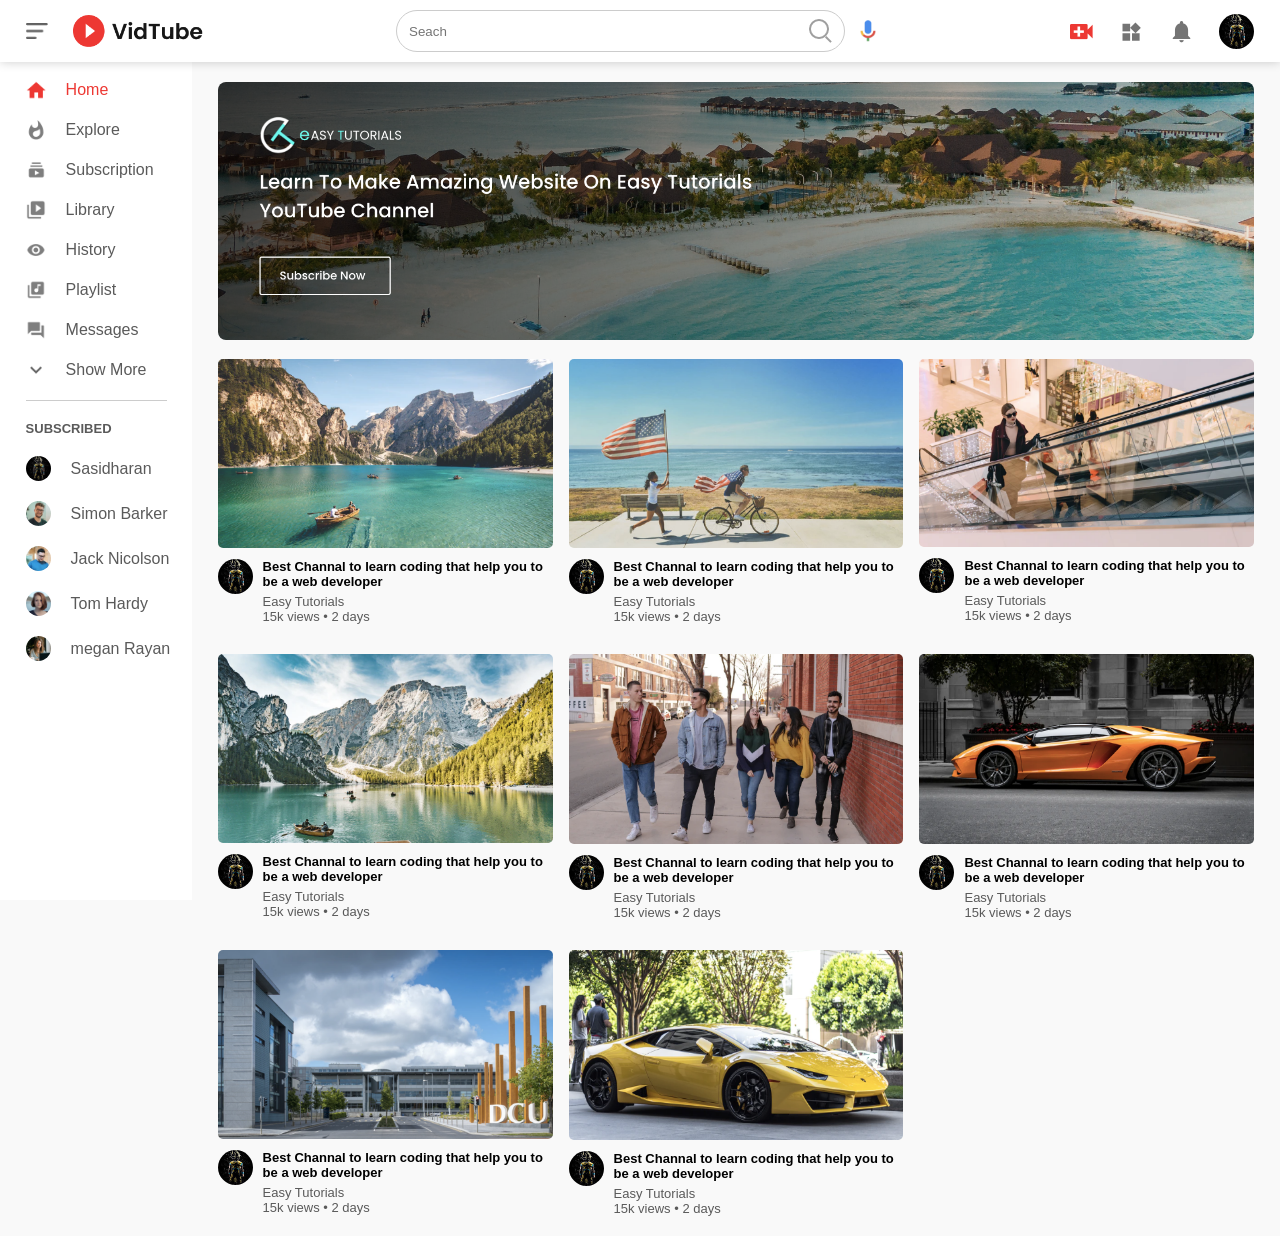
<file: index.html>
<!DOCTYPE html>
<html lang="en">
<head>
    <meta charset="UTF-8">
    <meta name="viewport" content="width=device-width, initial-scale=1.0">
    <title>VIDTUBE-CLONE</title>
    <link rel="stylesheet" href="style.css">
</head>
<body>
    <nav class="felx-div">
        <div class="nav-left felx-div">
            <img src="images/menu.png" class="menu-icon">
            <img src="images/logo.png" class="logo">
        </div>
        <div class="nav-middle felx-div">
            <div class="search-box felx-div">
                <input type="text" placeholder="Seach">
                <img src="images/search.png" >
            </div>
             <img src="images/voice-search.png"  class="mic-icon">

        </div>
        <div class="nav-right felx-div" >
            <img src="images/upload.png">
            <img src="images/more.png">
            <img src="images/notification.png">
            <img src="images/profile.jpg" class="user-icon">
        </div>
    </nav>

    <!------------------------------sidebar------------------------->
    <div class="sidebar">
        <div class="shortcut-links">
            <a href=""><img src="images/home.png"><p>Home</p></a>
            <a href=""><img src="images/explore.png"><p>Explore</p></a>
            <a href=""><img src="images/subscriprion.png"><p>Subscription</p></a>
            <a href=""><img src="images/library.png"><p>Library</p></a>
            <a href=""><img src="images/history.png"><p>History</p></a>
            <a href=""><img src="images/playlist.png"><p>Playlist</p></a>
            <a href=""><img src="images/messages.png"><p>Messages</p></a>
            <a href=""><img src="images/show-more.png"><p>Show More</p></a>
            <hr>
        </div>
        <div class="subscribed-list">
            <h3>SUBSCRIBED</h3>
            <a href=""><img src="images/profile.jpg"> <p>Sasidharan</p></a>
            <a href=""><img src="images/simon.png"> <p>Simon Barker</p></a>
            <a href=""><img src="images/tom.png"> <p>Jack Nicolson</p></a>
            <a href=""><img src="images/megan.png"> <p>Tom Hardy</p></a>
            <a href=""><img src="images/cameron.png"> <p>megan Rayan</p></a>
        </div>
    </div>
<!---------------------------------main------------------------------------------------------------------->



<div class="container">
    <div class="banner">
        <img src="images/banner.png">
    </div>
    <div class="list-container">
        <div class="vid-list">
            <a href="playvedio.html"   > <img src="images//thumbnail1.png" class="thumbnail"></a>
        
            <div class="felx-div">
                <img src="images/profile.jpg" >
                <div class="vid-info">
                    <a href="playvedio.html">Best Channal to learn coding that help you to be a web developer</a>
                    <p>Easy Tutorials</p>
                    <p>15k views &bull; 2 days</p>
                </div>
            </div>
        </div>
        <div class="vid-list">
            <a href=""   > <img src="images//thumbnail2.png" class="thumbnail"></a>
        
            <div class="felx-div">
                <img src="images/profile.jpg" >
                <div class="vid-info">
                    <a href="">Best Channal to learn coding that help you to be a web developer</a>
                    <p>Easy Tutorials</p>
                    <p>15k views &bull; 2 days</p>
                </div>
            </div>
        </div>
        <div class="vid-list">
            <a href=""   > <img src="images//thumbnail3.png" class="thumbnail"></a>
        
            <div class="felx-div">
                <img src="images/profile.jpg" >
                <div class="vid-info">
                    <a href="">Best Channal to learn coding that help you to be a web developer</a>
                    <p>Easy Tutorials</p>
                    <p>15k views &bull; 2 days</p>
                </div>
            </div>
        </div>
        <div class="vid-list">
            <a href=""   > <img src="images//thumbnail4.png" class="thumbnail"></a>
        
            <div class="felx-div">
                <img src="images/profile.jpg" >
                <div class="vid-info">
                    <a href="">Best Channal to learn coding that help you to be a web developer</a>
                    <p>Easy Tutorials</p>
                    <p>15k views &bull; 2 days</p>
                </div>
            </div>
        </div>
        <div class="vid-list">
            <a href=""   > <img src="images//thumbnail5.png" class="thumbnail"></a>
        
            <div class="felx-div">
                <img src="images/profile.jpg" >
                <div class="vid-info">
                    <a href="">Best Channal to learn coding that help you to be a web developer</a>
                    <p>Easy Tutorials</p>
                    <p>15k views &bull; 2 days</p>
                </div>
            </div>
        </div>
        <div class="vid-list">
            <a href=""   > <img src="images//thumbnail6.png" class="thumbnail"></a>
        
            <div class="felx-div">
                <img src="images/profile.jpg" >
                <div class="vid-info">
                    <a href="">Best Channal to learn coding that help you to be a web developer</a>
                    <p>Easy Tutorials</p>
                    <p>15k views &bull; 2 days</p>
                </div>
            </div>
        </div>
        <div class="vid-list">
            <a href=""   > <img src="images//thumbnail7.png" class="thumbnail"></a>
        
            <div class="felx-div">
                <img src="images/profile.jpg" >
                <div class="vid-info">
                    <a href="">Best Channal to learn coding that help you to be a web developer</a>
                    <p>Easy Tutorials</p>
                    <p>15k views &bull; 2 days</p>
                </div>
            </div>
        </div>
        <div class="vid-list">
            <a href=""   > <img src="images//thumbnail8.png" class="thumbnail"></a>
        
            <div class="felx-div">
                <img src="images/profile.jpg" >
                <div class="vid-info">
                    <a href="">Best Channal to learn coding that help you to be a web developer</a>
                    <p>Easy Tutorials</p>
                    <p>15k views &bull; 2 days</p>
                </div>
            </div>
        </div>
    </div>
</div>









    <script src="script.js"></script>
</body>
</html>
</file>
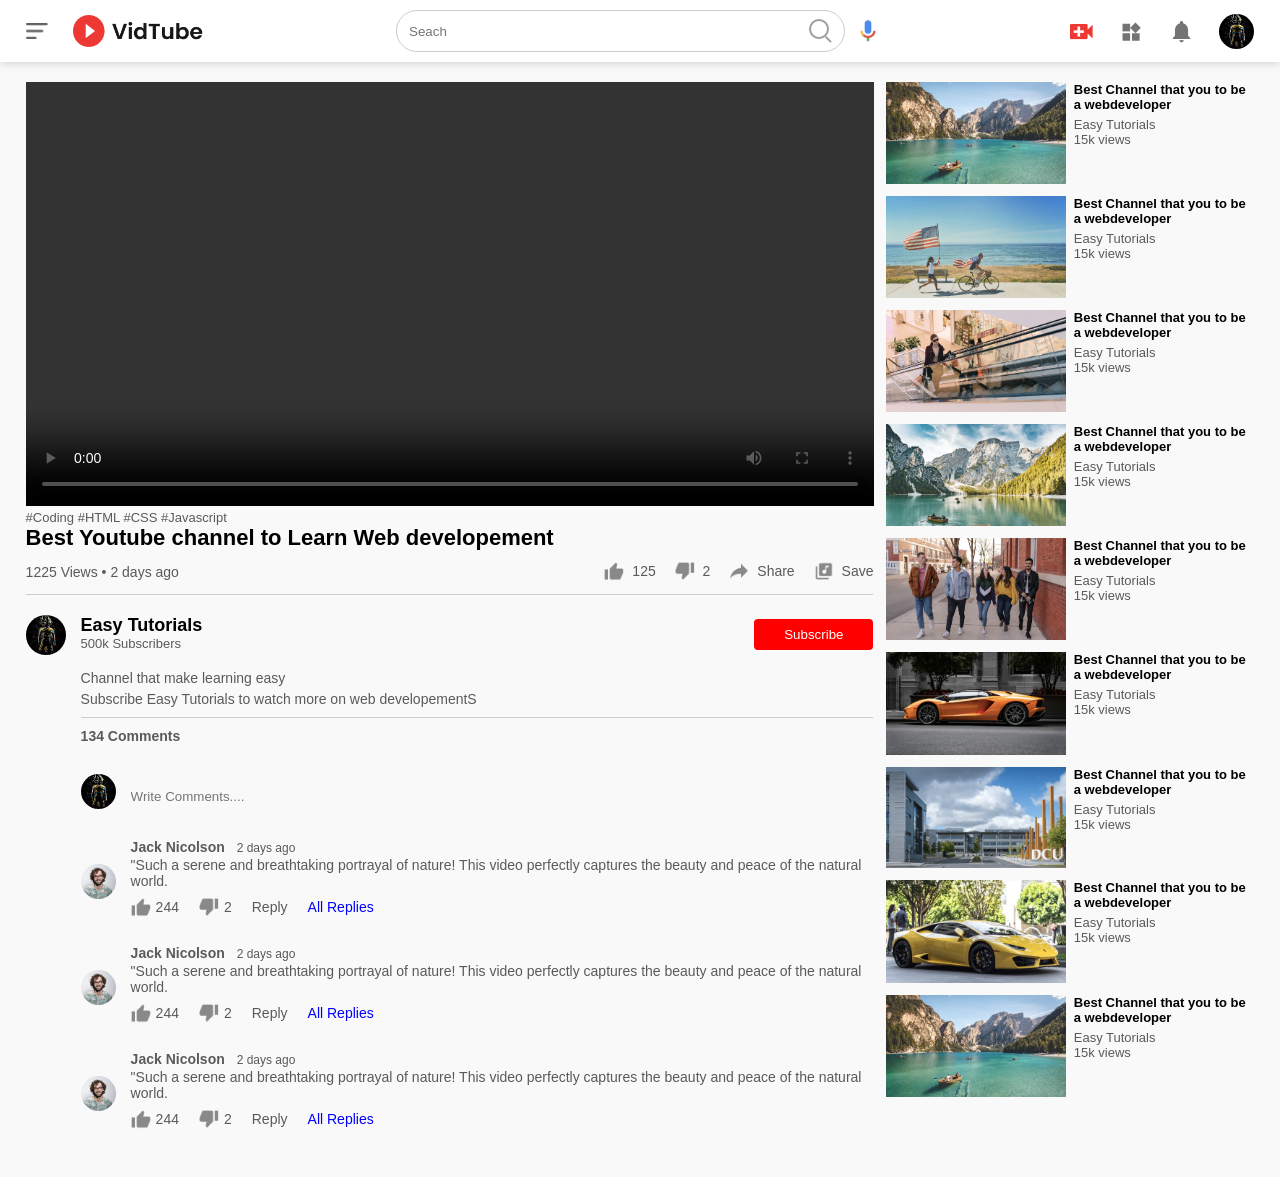
<file: playvedio.html>
<!DOCTYPE html>
<html lang="en">
<head>
    <meta charset="UTF-8">
    <meta name="viewport" content="width=device-width, initial-scale=1.0">
    <title>Play Vedio</title>
    <link rel="stylesheet" href="style.css">
</head>
<body>
    <nav class="felx-div">
        <div class="nav-left felx-div">
            <img src="images/menu.png" class="menu-icon">
            <img src="images/logo.png" class="logo">
        </div>
        <div class="nav-middle felx-div">
            <div class="search-box felx-div">
                <input type="text" placeholder="Seach">
                <img src="images/search.png" >
            </div>
             <img src="images/voice-search.png"  class="mic-icon">

        </div>
        <div class="nav-right felx-div" >
            <img src="images/upload.png">
            <img src="images/more.png">
            <img src="images/notification.png">
            <img src="images/profile.jpg" class="user-icon">
        </div>
    </nav>

<div class="container play-container">
    <div class="row">
        <div class="play-vedio">
            <video controls autoplay>
                <source src="images/video.mp4" type="video/mp4">
            </video>
            <div class="tags">
                <a href="">#Coding</a>
                <a href="">#HTML</a>
                <a href="">#CSS</a>
                <a href="">#Javascript</a>
            </div>
            <h3>Best Youtube channel to Learn Web developement</h3>
            <div class="play-vedio-info">
                <p>1225 Views &bull; 2 days ago</p>
                <div>
                    <a href=""><img src="images/like.png">125</a>
                    <a href=""><img src="images/dislike.png">2</a>
                    <a href=""><img src="images/share.png">Share</a>
                    <a href=""><img src="images/save.png">Save</a>
                </div>
            </div>
            <hr>
            <div class="publisher">
                <img src="images/profile.jpg" >
                <div>
                    <p>
                        Easy Tutorials
                    </p>
                    <span>500k Subscribers</span>
                </div>
                <button type="button">Subscribe</button>
            </div>
            <div class="vid-description">
                <p>Channel that make learning easy</p>
                <p>Subscribe Easy Tutorials to watch more on web developementS</p>
                <hr>
                <h4>134 Comments</h4>
                <div class="add-comment">
                    <img src="images/profile.jpg" >
                    <input type="text" placeholder="Write Comments....">
                </div>
                <div class="old-comment">
                    <img src="images/Jack.png" >
                    <div>
                        <h3>Jack Nicolson <span>2 days ago</span></h3>
                        <p>

                            "Such a serene and breathtaking portrayal of nature! This video perfectly captures the beauty and peace of the natural world.</p>
                            <div class="comment-action">
                                <img src="images/like.png" >
                                <span>244</span>
                                <img src="images/dislike.png" >
                                <span>2</span>
                                <span>Reply</span>
                                <a href="">All Replies</a>
                            </div>
                    </div>
                </div>
                <div class="old-comment">
                    <img src="images/Jack.png" >
                    <div>
                        <h3>Jack Nicolson <span>2 days ago</span></h3>
                        <p>

                            "Such a serene and breathtaking portrayal of nature! This video perfectly captures the beauty and peace of the natural world.</p>
                            <div class="comment-action">
                                <img src="images/like.png" >
                                <span>244</span>
                                <img src="images/dislike.png" >
                                <span>2</span>
                                <span>Reply</span>
                                <a href="">All Replies</a>
                            </div>
                    </div>
                </div>
                <div class="old-comment">
                    <img src="images/Jack.png" >
                    <div>
                        <h3>Jack Nicolson <span>2 days ago</span></h3>
                        <p>

                            "Such a serene and breathtaking portrayal of nature! This video perfectly captures the beauty and peace of the natural world.</p>
                            <div class="comment-action">
                                <img src="images/like.png" >
                                <span>244</span>
                                <img src="images/dislike.png" >
                                <span>2</span>
                                <span>Reply</span>
                                <a href="">All Replies</a>
                            </div>
                    </div>
                </div>
                
            </div>
            
        </div>
        <div class="right-sidebar">
            <div class="side-vedio-list">
               <a href="" class="small-thumbnail"><img src="images/thumbnail1.png"></a>
                
                <div class="vid-info">
                    <a href="">Best Channel that you to be a webdeveloper</a>
                    <p>Easy Tutorials</p>
                    <p>15k views </p>

                </div>
            </div>
            <div class="right-sidebar">
                <div class="side-vedio-list">
                   <a href="" class="small-thumbnail"><img src="images/thumbnail2.png"></a>
                    
                    <div class="vid-info">
                        <a href="">Best Channel that you to be a webdeveloper</a>
                        <p>Easy Tutorials</p>
                        <p>15k views </p>
    
                    </div>
                </div>
                <div class="right-sidebar">
                    <div class="side-vedio-list">
                       <a href="" class="small-thumbnail"><img src="images/thumbnail3.png"></a>
                        
                        <div class="vid-info">
                            <a href="">Best Channel that you to be a webdeveloper</a>
                            <p>Easy Tutorials</p>
                            <p>15k views </p>
        
                        </div>
                    </div>
                    <div class="right-sidebar">
                        <div class="side-vedio-list">
                           <a href="" class="small-thumbnail"><img src="images/thumbnail4.png"></a>
                            
                            <div class="vid-info">
                                <a href="">Best Channel that you to be a webdeveloper</a>
                                <p>Easy Tutorials</p>
                                <p>15k views </p>
            
                            </div>
                        </div>
                        <div class="right-sidebar">
                            <div class="side-vedio-list">
                               <a href="" class="small-thumbnail"><img src="images/thumbnail5.png"></a>
                                
                                <div class="vid-info">
                                    <a href="">Best Channel that you to be a webdeveloper</a>
                                    <p>Easy Tutorials</p>
                                    <p>15k views </p>
                
                                </div>
                            </div>
                            <div class="right-sidebar">
                                <div class="side-vedio-list">
                                   <a href="" class="small-thumbnail"><img src="images/thumbnail6.png"></a>
                                    
                                    <div class="vid-info">
                                        <a href="">Best Channel that you to be a webdeveloper</a>
                                        <p>Easy Tutorials</p>
                                        <p>15k views </p>
                    
                                    </div>
                                </div> <div class="right-sidebar">
                                    <div class="side-vedio-list">
                                       <a href="" class="small-thumbnail"><img src="images/thumbnail7.png"></a>
                                        
                                        <div class="vid-info">
                                            <a href="">Best Channel that you to be a webdeveloper</a>
                                            <p>Easy Tutorials</p>
                                            <p>15k views </p>
                        
                                        </div>
                                    </div> <div class="right-sidebar">
                                        <div class="side-vedio-list">
                                           <a href="" class="small-thumbnail"><img src="images/thumbnail8.png"></a>
                                            
                                            <div class="vid-info">
                                                <a href="">Best Channel that you to be a webdeveloper</a>
                                                <p>Easy Tutorials</p>
                                                <p>15k views </p>
                            
                                            </div>
                                        </div> <div class="right-sidebar">
                                            <div class="side-vedio-list">
                                               <a href="" class="small-thumbnail"><img src="images/thumbnail1.png"></a>
                                                
                                                <div class="vid-info">
                                                    <a href="">Best Channel that you to be a webdeveloper</a>
                                                    <p>Easy Tutorials</p>
                                                    <p>15k views </p>
                                
                                                </div>
                                            </div>
        </div>
    </div>








    
</body>
</html>
</file>
<file: style.css>
*{
    margin:0;
    padding: 0;
    font-family: 'poppins',sans-serif;
    box-sizing: border-box;

}
a{
    text-decoration:none;
    color: #5a5a5a;
}
img{
    cursor: pointer;
}
.felx-div{
    display: flex;
    align-items: center;
}
nav{
    padding: 10px 2%;
    justify-content: space-between;
    box-shadow: 0 0 10px rgba(0,0,0,0.2);
    background:#fff ;
    position: sticky;
    top:0;
    z-index: 10;

}
.nav-right img{
    width: 25px;
    margin-right: 25px;

}
.nav-right .user-icon{
    width: 35px;
    border-radius:50% ;
    margin-right: 0;

}
.nav-left .menu-icon{
    width: 22px;
    margin-right: 25px;

}
.nav-left .logo{
    width: 130px;

}
.nav-middle .mic-icon{
    width: 16px;
}
.nav-middle .search-box  {
    border: 1px solid #ccc;
    margin-right: 15px;
    padding: 8px 12px;
    border-radius: 25px;
}
.nav-middle .search-box input{
    width: 400px;
    border: 0;
    outline: 0;
    background:transparent;
}
/*--------------------------------sidebar-------------------------------------*/
.sidebar{
    background: #fff;
    width: 15%;
    height: 100vh;
    position:fixed;
    top:0;
    padding-left: 2%;
    padding-top: 80px;

}    
.shortcut-links a img{
    width: 20px;
    margin-right: 20px;
}
.shortcut-links a{
    display: flex;
    align-items: center;
    margin-bottom: 20px;
    width: fit-content;
    flex-wrap: wrap;


 } 
.shortcut-links a:first-child{
    color: #ed3833;
}
.sidebar hr {
    border:0;
    height:1px;
    background:#ccc;
    width: 85%;
    
}
.subscribed-list h3{
    font-size: 13px;
    margin:20px 0;
    color: #5a5a5a;
}
.subscribed-list a{
display: flex;
align-items: center;
margin-bottom: 20px;
width: fit-content;
flex-wrap: wrap;
}
.subscribed-list a img{
    width: 25px;
    border-radius: 50%;
    margin-right: 20px;
}
.small-sidebar{
    width: 5%;

}
.small-sidebar a p{
    display: none;
}
.small-sidebar h3{
    display: none;
}
.small-sidebar hr{
    width: 50%;
    margin-bottom: 25px;
}
/*--------------------main----------------------------*/
.container{
background: #f9f9f9;
padding-left: 17%;
padding-right: 2%;
padding-top: 20px;
padding-bottom: 20px;
}
.large-container{
    padding-left: 7%;


}
.banner{
    width: 100%;
}
.banner img {
    width: 100%;
    border-radius: 8px;

}
.list-container{
    display: grid;
    grid-template-columns: repeat(auto-fit,minmax(250px,1fr));
    grid-column-gap :16px; 
    grid-row-gap:30px;
    margin-top: 15px;

}
.vid-list  .thumbnail {
    width: 100%;
    border-radius: 5px;

    
}
.vid-list .felx-div{
    align-items: flex-start;
    margin-top: 7px;

}
.vid-list .felx-div img{
    width: 35px;
    margin-right :10px; ;
    border-radius: 50%;
}
.vid-info{
    color: #5a5a5a;
    font-size: 13px;
}
.vid-info a{
    color: #000;
    font-weight: 600;
    display: block;
    margin-bottom: 5px;
}
@media (max-width:900px) {
    .menu-icon{
        display: none;

    }
    .sidebar{
        display: none;
    }
    .container, .large-container{
        padding-left: 5%;
        padding-right: 5%;

    }
    .nav-right img{
        display: none;
    }
  
    .nav-right .user-icon{
        display: block;
        width: 30px;
    }
    .nav-middle .search-box input{
        width: 100px;
    }
    .nav-middle .mic-icon{
        display:none;
    }
    .logo{
        width: 90px;
    }
}

/*---------------------------play vedio page --------------------------*/
.play-container{
    padding-left: 2%;
}
.row{
    display: flex;
    justify-content: space-between;
    flex-wrap: wrap;
}
.play-vedio{
    flex-basis: 69%;

}
.right-sidebar{
    flex-basis: 30%;
}
.play-vedio video{
    width: 100%;
}
.side-vedio-list{
    display: flex;
    justify-content: space-between;
    margin-bottom: 8px;

}
.side-vedio-list img{
    width: 100%;
}
.side-vedio-list .small-thumbnail{
    flex-basis: 49%;

}
.side-vedio-list .vid-info{
    flex-basis: 49%;
}
 .play-vedio .tags{
    color: #0000ff;
    font-size: 13px;
 }
 .play-vedio h3{
    font-size: 22px;
    font-weight: 600;
 }
 .play-vedio .play-vedio-info{
    display:flex;
    align-items: center;
    justify-content: space-between;
    flex-wrap: wrap;
    margin-top: 10px;
    font-size: 14px;
    color: #5a5a5a;

 }
 .play-vedio .play-vedio-info a img{
    width:  20px;
    margin-right: 8px;
 }
 .play-vedio .play-vedio-info a {
    display: inline-flex;
    align-items: center;
    margin-left: 15px;

     
 }
 .play-vedio hr{
    border: 0;
    height: 1px;
    background: #ccc;
    margin: 10px 0;

 }
 .publisher{
    display: flex;
    align-items: center;
    margin-top: 20px ; 
 }
 .publisher div{
    flex: 1;
    line-height: 18px;
 }
 .publisher img{
    width: 40px;
    border-radius: 50%;
    margin-right: 15px;
 }
 .publisher div p{
    color: 000;
    font-weight: 600;
    font-size:18px ;
 }
 .publisher div span{
    font-size: 13px;
    color: #5a5a5a;
 }
 .publisher button{
    background: red;
    color: #fff;
    padding:8px 30px;
    border: 0;
    outline: 0;
    border-radius: 4px;
    cursor: pointer;
 }
 .vid-description{
    padding-left: 55px;
    margin: 15px 0; }
.vid-description p{
    font-size: 14px;
    margin-bottom: 5px;
    color:#5a5a5a ;}
    .vid-description{
        font-size: 14px;
        color: #5a5a5a;
        margin-top: 15px;
    }
    .add-comment{
        display: flex;
        align-items: center;
        margin: 30px 0;
    }
    .add-comment img{
        width: 35px;
        border-radius: 50%;
        margin-right: 15px;
    }
    .add-comment input{
        border: 0;
        outline: 0;
        border-bottom: 1px soild #ccc;
        width: 100%;
        padding-top: 10px;
        background: transparent;
    }
    .old-comment{
        display: flex;
        align-items: center;
        margin: 20px 0;
    }
    .old-comment img{
        width: 35px;
        border-radius: 50%;
        margin-right: 15px;

    }
    .old-comment h3{
        font-size: 14px;
        margin-bottom: 2px;
    }
    .old-comment h3 span{
        font-size: 12px;
        color: #5a5a5a;
        font-weight:500 ;
        margin-left: 8px;
    }
    .old-comment .comment-action{
        display: flex;
        align-items: center;
        margin: 8px 0;
        font-size: 14px;
    }
    .old-comment .comment-action img{
        border-radius: 0;
        width: 20px;
        margin-right: 5px;

    }
    .old-comment .comment-action span{
        margin-right: 20px;
        color: #5a5a5a;
    }
    .old-comment .comment-action  a{
        color: #0000ff;
    }
    @media(max-width:900px){
        .play-vedio{
            flex-basis: 100%;

        }
        .right-sidebar{
            flex-basis: 100%;
        }
        .play-container{
            padding-left: 5%;
        }
        .vid-description{
            padding-left: 0;
        }
        .play-vedio .play-vedio-info a{
            margin-left: 0;
            margin-top: 15px;
            margin-right :15px; ;
        }
    }
</file>
